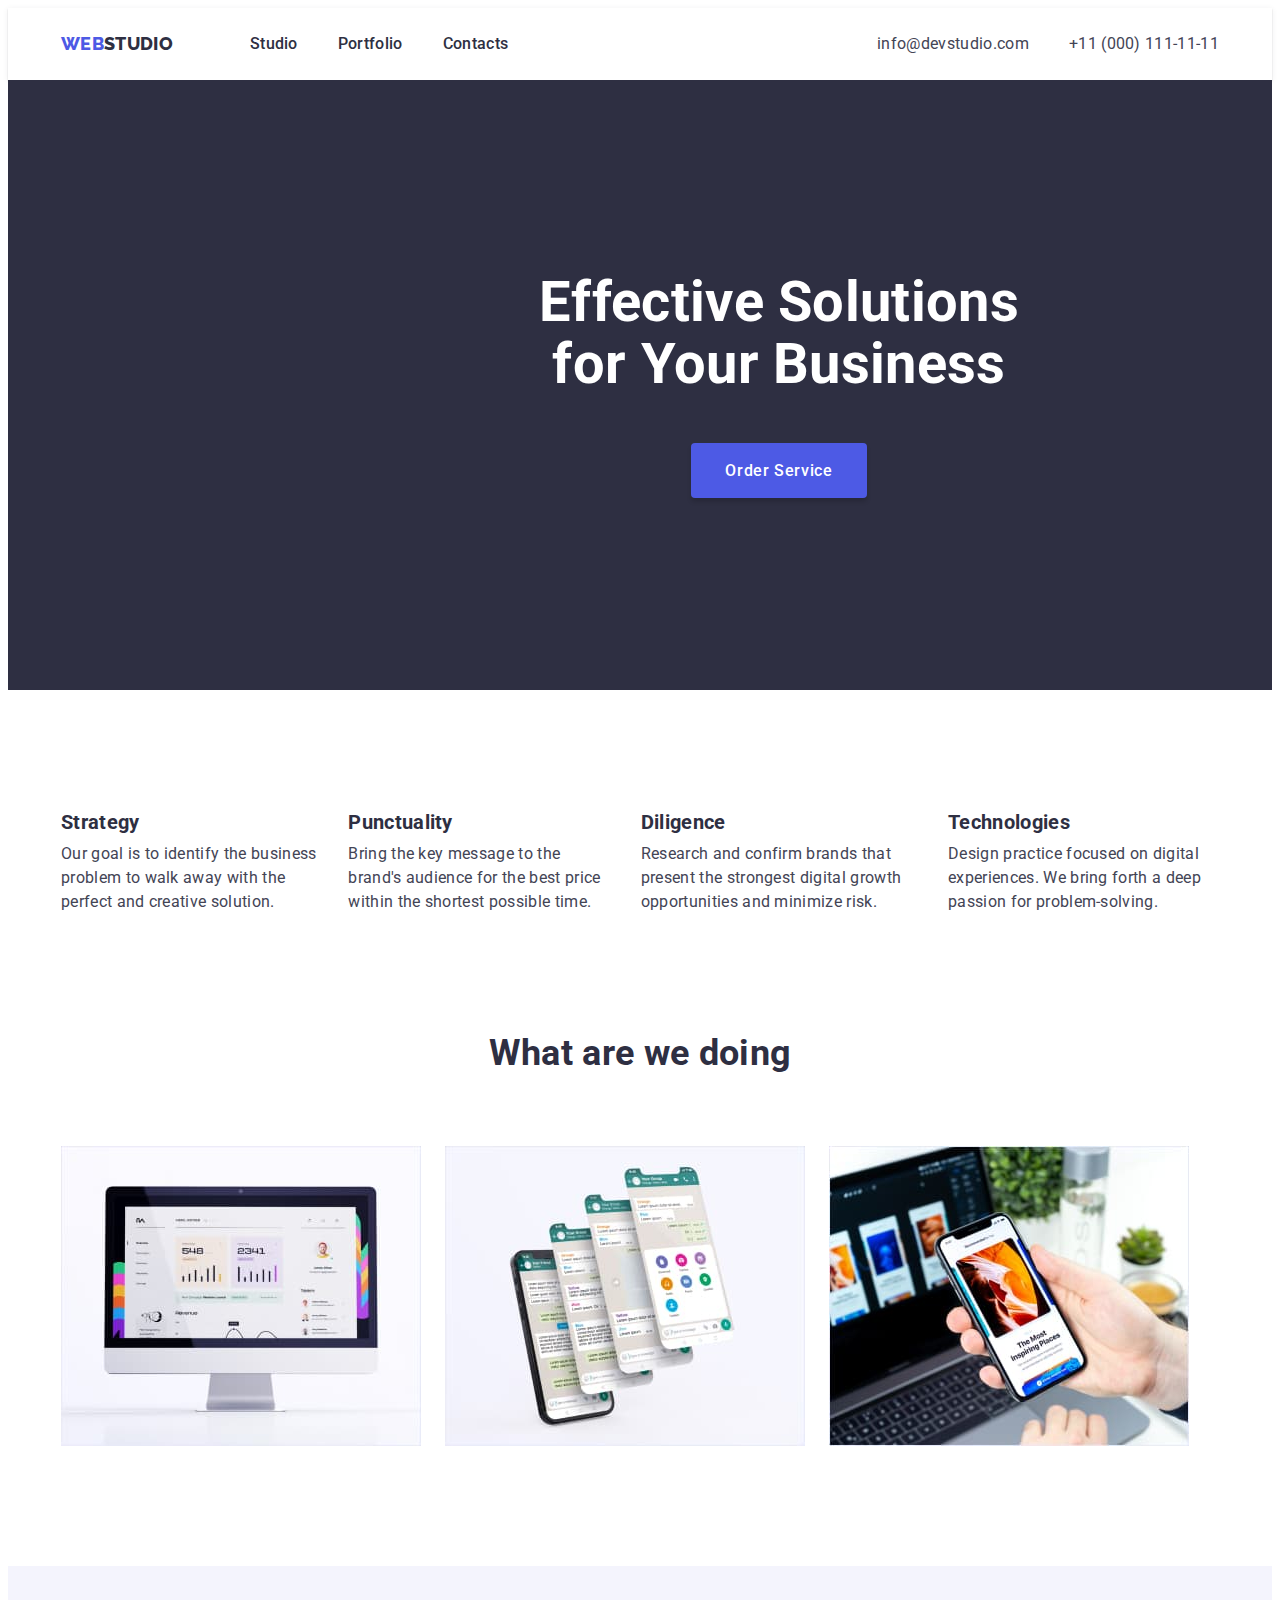
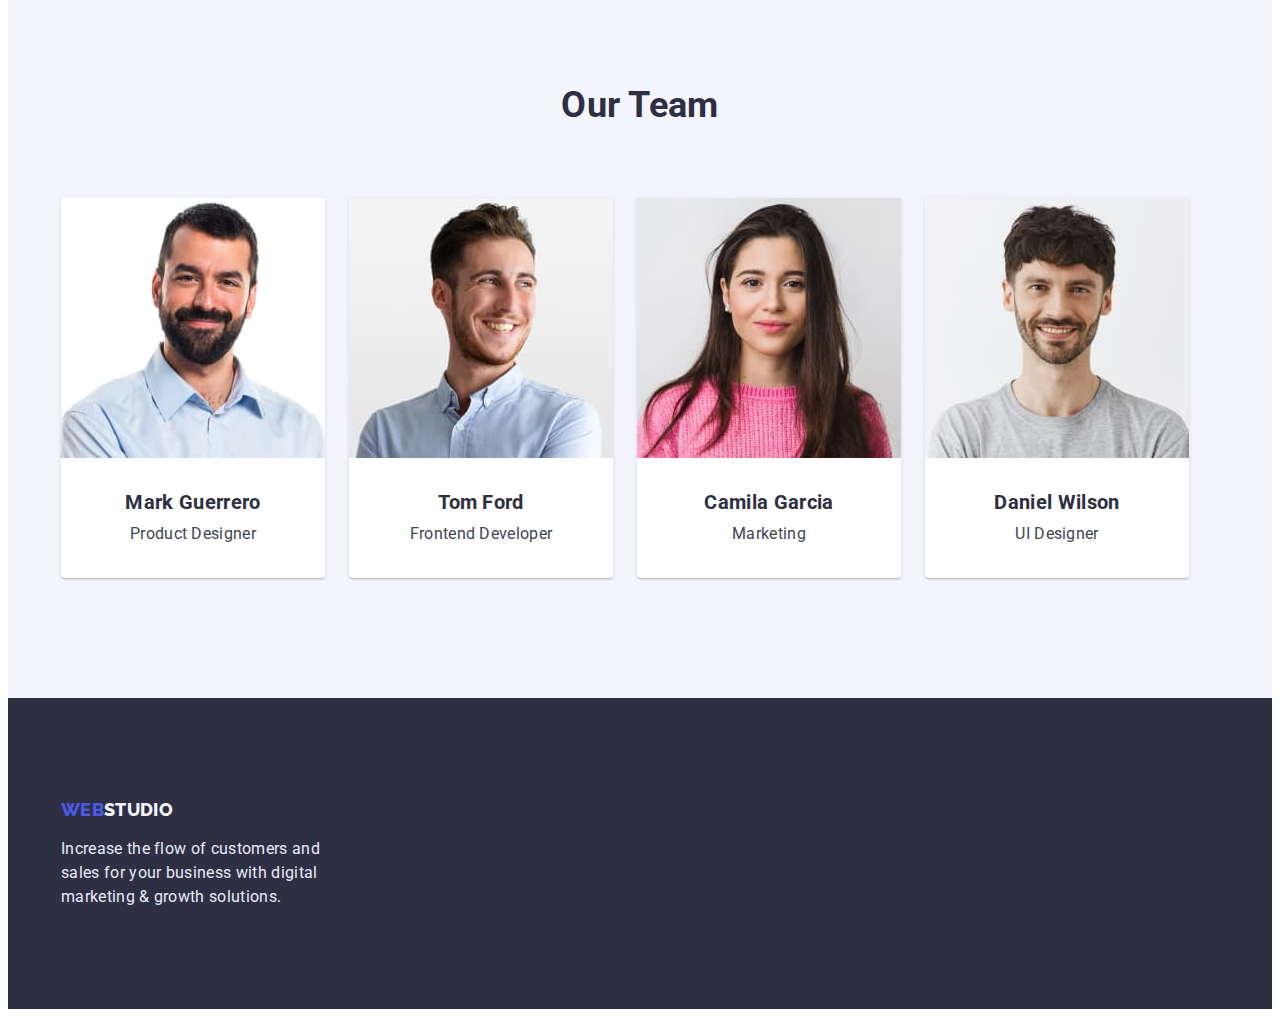
<file: index.html>
<!DOCTYPE html>
<html lang="en">
<head>
    <meta charset="UTF-8">
    <meta http-equiv="X-UA-Compatible" content="IE=edge">
    <meta name="viewport" content="width=device-width, initial-scale=1.0">
    <title>WebStudio</title>
    <link rel="preconnect" href="https://fonts.googleapis.com">
    <link rel="preconnect" href="https://fonts.gstatic.com" crossorigin>
    <link href="https://fonts.googleapis.com/css2?family=Raleway:wght@800&family=Roboto:wght@400;500;700;900&display=swap" rel="stylesheet">
    <link rel="stylesheet" href="https://cdnjs.cloudflare.com/ajax/libs/modern-normalize/1.1.0/modern-normalize.min.css" 
        integrity="sha512-wpPYUAdjBVSE4KJnH1VR1HeZfpl1ub8YT/NKx4PuQ5NmX2tKuGu6U/JRp5y+Y8XG2tV+wKQpNHVUX03MfMFn9Q==" crossorigin="anonymous" referrerpolicy="no-referrer" />
    <link rel="stylesheet" href="./css/styles.css">
</head>
<body>
    <header>
        <div class="container nav-heder">
            <a class="logo link" href="/">  <span class="logo-web">WEB</span>STUDIO  </a>
            <nav class="nav-div">
                <ul class="navigation list">            
                    <li>  <a href="/" class="nav-link link"> Studio   </a>       </li>
                    <li>  <a href="./portfolio.html" class="nav-link link"> Portfolio </a>      </li>
                    <li>  <a href="" class="nav-link link"> Contacts  </a>      </li>
                </ul>
            </nav>
            <div class="auth-div">
                <ul class="auth-nav list">
                    <li><a class="auth-list link" href="mailto:info@devstudio.com">info@devstudio.com</a></li>
                    <li><a class="auth-list link" href="tel:+11(000)111-11-11">+11 (000) 111-11-11</a></li>
                </ul> 
            </div> 
        </div>             
    </header>
    <main>
        
        <section class="section-hero">
            <div class="container cont-hero">  
                <h1 class="hero-title">Effective Solutions for Your Business</h1>
                <button  class="sec-hero-button" type="button">Order Service</button>                    
            </div> 
        </section>
        
        <section class="section-workmeth section">
            <div class="container">
                <h2 class="visually-hidden">Our work methods</h2>
                <ul class="sec-workmeth-ul list">
                    <li>
                        <h3 class="section-title-h3">Strategy</h3>
                        <p class="text">Our goal is to identify the business
                        problem to walk away with the perfect and creative solution. </p>
                    </li>
                    <li>
                        <h3 class="section-title-h3">Punctuality</h3>
                        <p class="text">Bring the key message to the brand's audience for the best price within the shortest possible time.</p>
                    </li>
                    <li>
                        <h3 class="section-title-h3">Diligence</h3>
                        <p class="text">Research and confirm brands that present the strongest digital growth opportunities and minimize risk.</p>
                    </li>
                    <li>
                        <h3 class="section-title-h3">Technologies</h3>
                        <p class="text">Design practice focused on digital experiences. We bring forth a deep passion for problem-solving. </p>
                    </li>
                </ul>
            </div>
        </section>

        <section class="section-doing section">
            <div class="container text-center">
                <h2 class="section-title">What are we doing</h2>
                <ul class="list doing-list">
                    <li> <img src="./images/monitor.jpg" alt="foto computer monitor" width="360" height="300">  </li>
                    <li> <img src="./images/mobileapp.jpg" alt="foto mobile app" width="360" height="300">      </li>
                    <li> <img src="./images/notebook.jpg" alt="foto mobile phones" width="360" height="300">    </li>
                </ul>
            </div>
        </section>

        <section class="section-ourteam section">
            <div class="container text-center">
                <h2 class="section-title">Our Team</h2>
                <ul class="sec-ourteam-li list">
                    <li class="sec-ourteam">
                        <img src="./images/productdes1.jpg" alt="foto product designer" width="264" height="260">
                        <div class="ourtime-item">
                            <h3 class="section-title-h3">Mark Guerrero</h3>
                            <p class="text"> Product Designer</p> 
                        </div>            
                    </li>
                    <li class="sec-ourteam">
                        <img src="./images/frontenddevelopt1.jpg" alt="foto Frontend Developer" width="264" height="260">
                        <div class="ourtime-item">
                            <h3 class="section-title-h3">Tom Ford</h3>
                            <p class="text">Frontend Developer</p>     
                        </div> 
                                     
                    </li>
                    <li class="sec-ourteam">
                        <img src="./images/marketing1.jpg" alt="foto girl of Marketing" width="264" height="260">
                        <div class="ourtime-item">
                            <h3 class="section-title-h3">Camila Garcia</h3>
                            <p class="text">Marketing</p>  
                        </div> 
                                              
                    </li>
                    <li class="sec-ourteam">
                        <img src="./images/uidesiner1.jpg" alt="foto UI Designer" width="264" height="260">                        
                        <div class="ourtime-item">
                            <h3 class="section-title-h3">Daniel Wilson</h3>
                            <p class="text">UI Designer</p>     
                        </div> 
                                           
                    </li>
                </ul>
            </div>
        </section>    
                  
    </main>
    <footer class="cont-footer">
        <div class="container">
            <a class="logo-footer" href="/" >  <span class="logo-web">WEB</span>STUDIO  </a>
            <p class="footer-text">Increase the flow of customers and sales for your business with digital marketing & growth solutions.</p>
        </div>
    </footer>
</body>
</html>
</file>
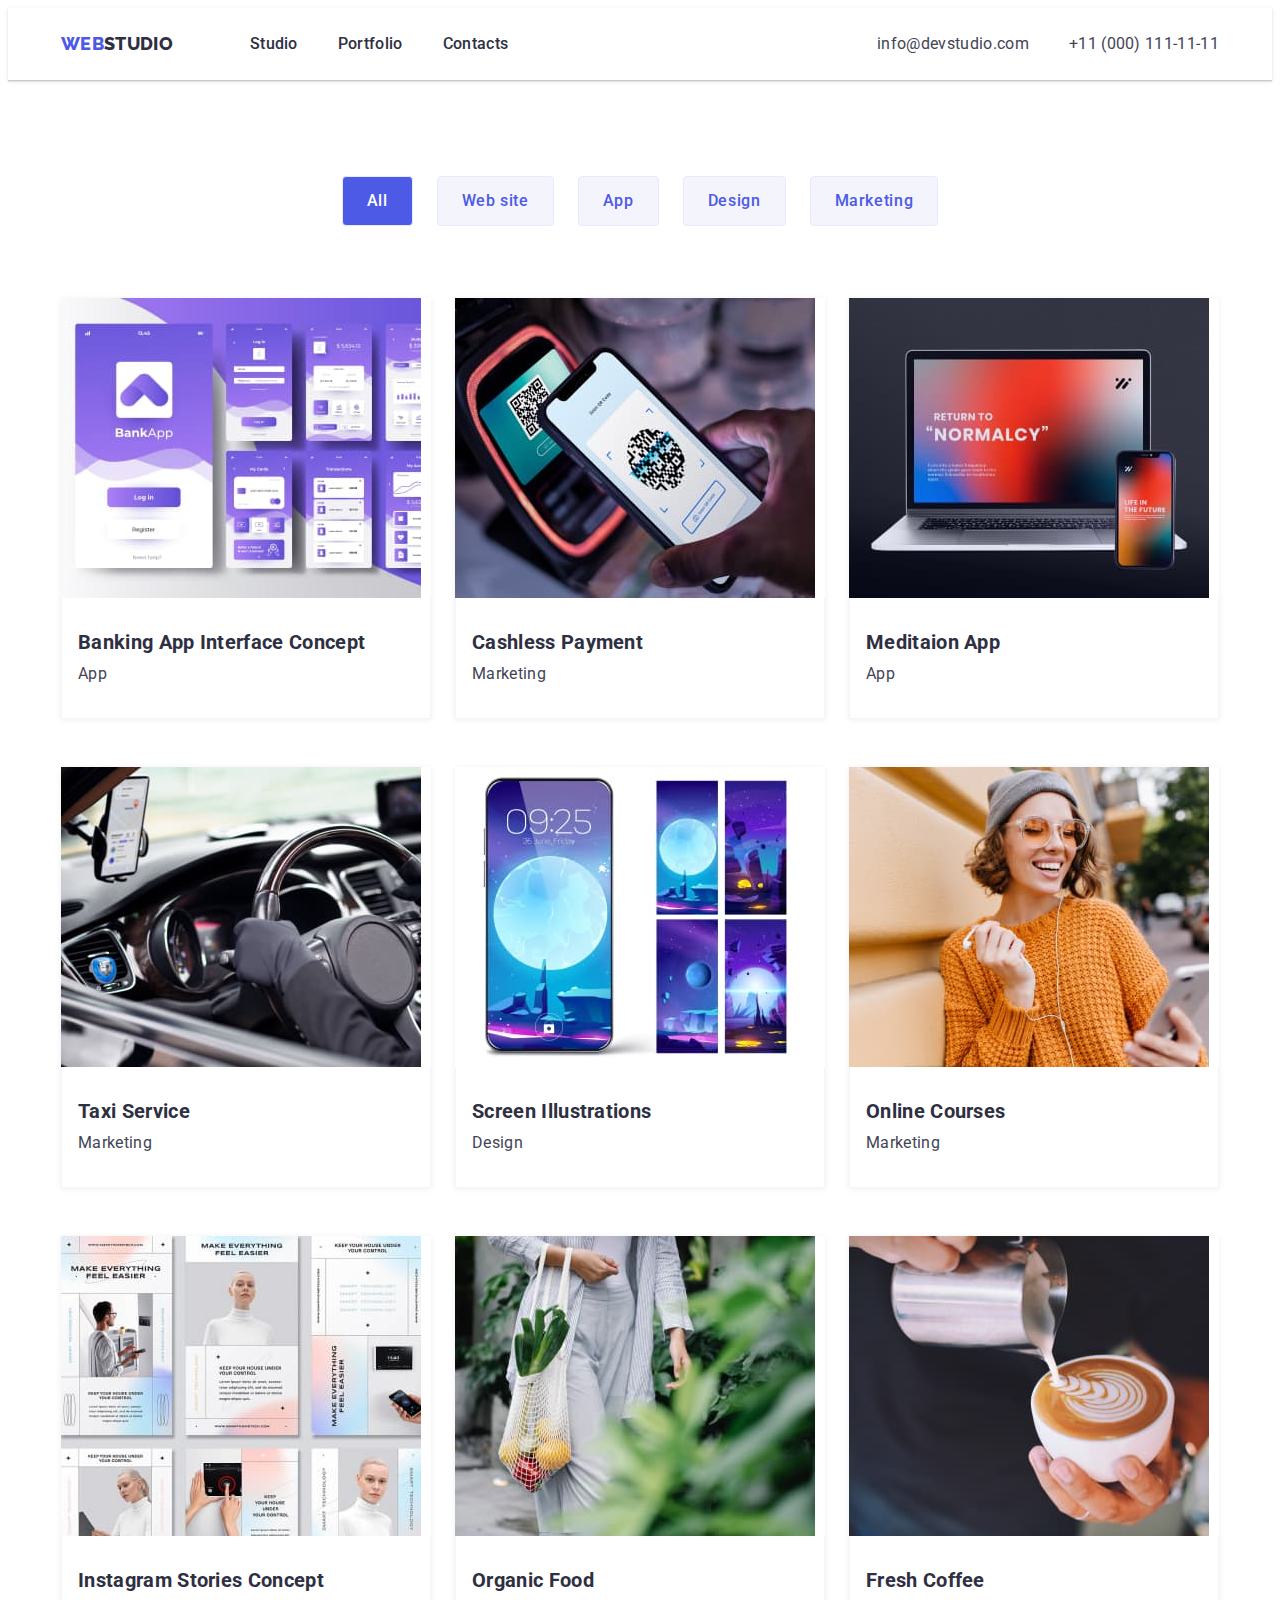
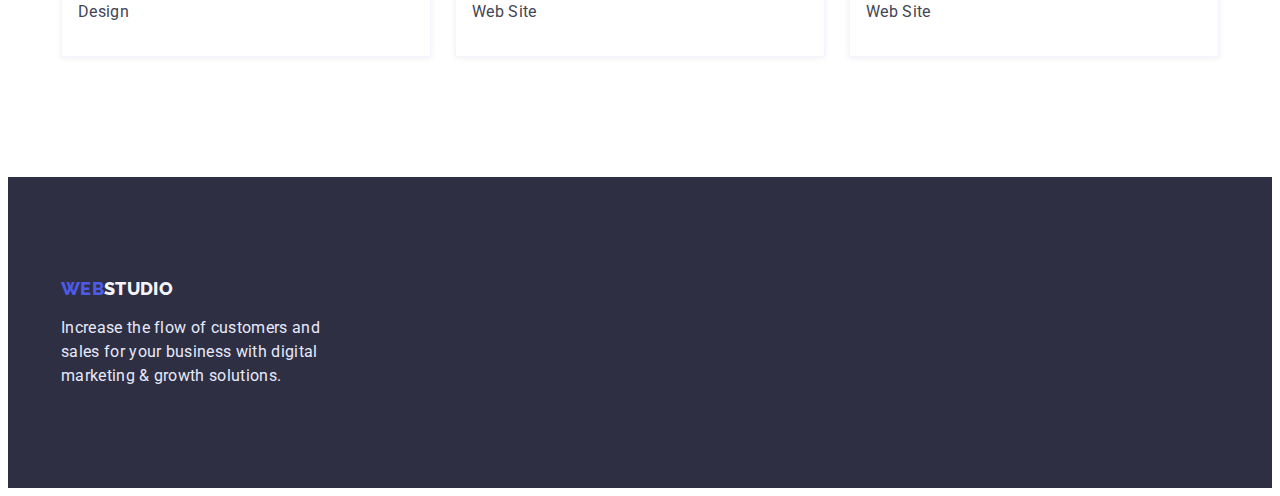
<file: portfolio.html>
<!DOCTYPE html>
<html lang="en">
<head>
    <meta charset="UTF-8">
    <meta http-equiv="X-UA-Compatible" content="IE=edge">
    <meta name="viewport" content="width=device-width, initial-scale=1.0">
    <title>WebStudio_portfolio</title>
    <link rel="preconnect" href="https://fonts.googleapis.com">
    <link rel="preconnect" href="https://fonts.gstatic.com" crossorigin>
    <link href="https://fonts.googleapis.com/css2?family=Raleway:wght@800&family=Roboto:wght@400;500;700;900&display=swap" rel="stylesheet">
    <link rel="stylesheet" href="https://cdnjs.cloudflare.com/ajax/libs/modern-normalize/1.1.0/modern-normalize.min.css" integrity="sha512-wpPYUAdjBVSE4KJnH1VR1HeZfpl1ub8YT/NKx4PuQ5NmX2tKuGu6U/JRp5y+Y8XG2tV+wKQpNHVUX03MfMFn9Q==" crossorigin="anonymous" referrerpolicy="no-referrer" />
    <link rel="stylesheet" href="./css/styles.css">
</head>
<body>
    <header>
        <div class="container nav-heder">
            <a class="logo" href="./index.html">  <span class="logo-web">WEB</span>STUDIO  </a>
            <nav class="nav-div">
                <ul class="navigation list">            
                    <li>  <a href="./index.html" class="nav-link link"> Studio   </a>       </li>
                    <li>  <a href="./portfolio.html" class="nav-link link"> Portfolio </a>      </li>
                    <li>  <a href="" class="nav-link link"> Contacts  </a>      </li>
                </ul>
            </nav>
            <div class="auth-div">
                <ul class="auth-nav list">
                    <li><a class="auth-list link" href="mailto:info@devstudio.com">info@devstudio.com</a></li>
                    <li><a class="auth-list link" href="tel:+11(000)111-11-11">+11 (000) 111-11-11</a></li>
                </ul> 
            </div> 
        </div>             
    </header>
    <main class="portfolio">
        <section class="portfolio-section">
            <Div class="container">
                <h1 class="visually-hidden">Portfolio</h1>
                <ul class="filtr list">
                    <li><button class="filtr-button all active " type="button">All</button></li>
                    <li><button class="filtr-button web " type="button">Web site</button></li>
                    <li><button class="filtr-button app " type="button">App</button></li>
                    <li><button class="filtr-button design " type="button">Design</button></li>
                    <li><button class="filtr-button Marketing " type="button">Marketing</button></li>
                </ul>    
                
                <ul class="portfolio-works list">
                    <li class="portfolio-progect-card">
                        <a href="" class="portf-link">                        
                            <img class="portfolio-img" src="./images/banking_app.jpg" alt="foto_banking_app">
                            <div class="portf-item">
                                <h2 class="section-title-h3">Banking App Interface Concept</h2>
                                <p class="text">App</p>
                            </div>
                            
                        </a>
                    </li>
                    <li class="portfolio-progect-card">
                        <a href="" class="portf-link">
                            <img class="portfolio-img" src="./images/cashless_pay.jpg" alt="foto_cashless_payment" width="360" height="300">
                            <div class="portf-item">
                                <h2 class="section-title-h3">Cashless Payment</h2>
                                <p class="text">Marketing</p>
                                <p class="portfolio-text text visually-hidden">14 Stylish and User-Friendly App Design Concepts · Task Manager App · Calorie Tracker App · Exotic Fruit Ecommerce App · Cloud Storage App</p>  
                            </div>
                            
                        </a>
                    </li>
                    <li class="portfolio-progect-card">
                        <a href="" class="portf-link">
                            <img class="portfolio-img" src="./images/meditation_app.jpg" alt="foto_Meditaion App" width="360" height="300">
                            <div class="portf-item">
                                <h2 class="section-title-h3">Meditaion App</h2>
                                <p class="text">App</p>
                            </div>
                            
                        </a>
                    </li>
                    <li class="portfolio-progect-card">
                        <a href="" class="portf-link">
                            <img src="./images/taxi.jpg" alt="foto_taxi_servise" width="360" height="300">
                            <div class="portf-item">
                                <h2 class="section-title-h3">Taxi Service</h2>
                                <p class="text">Marketing</p>
                            </div>
                            
                        </a>
                    </li>
                    <li class="portfolio-progect-card">
                        <a href="" class="portf-link">
                            <img src="./images/screen_ilustration.jpg" alt="foto_screen_ilustrations" width="360" height="300">
                            <div class="portf-item">
                                <h2 class="section-title-h3">Screen Illustrations</h2>
                                <p class="text">Design</p>
                            </div>
                            
                        </a>
                    </li>
                    <li class="portfolio-progect-card">
                        <a href="" class="portf-link">
                            <img src="./images/online_courses.jpg" alt="foto_online_courses" width="360" height="300">
                            <div class="portf-item">
                                <h2 class="section-title-h3">Online Courses</h2>
                                <p class="text">Marketing</p>
                            </div>
                            
                        </a>
                    </li>
                    <li class="portfolio-progect-card">
                        <a href="" class="portf-link">
                            <img src="./images/insta_stories.jpg" alt="foto_insta_stories" width="360" height="300">
                            <div class="portf-item">
                                <h2 class="section-title-h3">Instagram Stories Concept</h2>
                                <p class="text">Design</p>
                            </div>
                            
                        </a>
                    </li>
                    <li class="portfolio-progect-card">
                        <a href="" class="portf-link">
                            <img src="./images/organic_food.jpg" alt="foto_organic_food" width="360" height="300">
                            <div class="portf-item">
                                <h2 class="section-title-h3">Organic Food</h2>
                                <p class="text">Web Site</p>
                            </div>
                            
                        </a>
                    </li>
                    <li class="portfolio-progect-card">
                        <a href="" class="portf-link">
                            <img src="./images/fresh_coffe.jpg" alt="foto_fresh_coffe" width="360" height="300">
                            <div class="portf-item">
                                <h2 class="section-title-h3">Fresh Coffee</h2>
                                <p class="text">Web Site</p>
                            </div>
                            
                        </a>
                    </li>
                    
                </ul>
            </Div>

        </section>

    </main>
    <footer>
        <div class="container cont-footer">
            <a class="logo-footer" href="./index.html" >  <span class="logo-web">WEB</span>STUDIO  </a>
            <p class="footer-text">Increase the flow of customers and sales for your business with digital marketing & growth solutions.</p>
        </div>
    </footer>
</body>
</html>
</file>
<file: css/styles.css>
/* колір WEB, Focused, Active states Links; background кнопки #4D5AE5  */
:root { --brand-color: #4D5AE5;
    --background: #2E2F42; 
    --zagolovok: #2E2F42;
        /* колір тексту    */
    --text: #434455;
    --studio: #F4F4FD;
        /*  текст підвал                  #E7E9FC  */ 
    --accent: #E7E9FC;

    --margin-left: 24px;
    --margim-top-botton-h3p: 32px;
    --margin-top-p: 8px;
}


body {   background-color: #FFFFFF; color: var(--text);   
    font-family: 'Roboto', sans-serif; font-style: normal; letter-spacing: 0.02em;}
.list { list-style: none;
}
h1, h2, h3, h4, p, ul, li { margin: 0px; 
    padding: 0;
}

/* кнопки, зсилки */
.logo-footer, .logo {text-decoration-line:none}
.link {text-decoration-line:none; font-family: inherit;
    display: block;
}
.link:hover {color: var(--brand-color); text-decoration-line: none; background-color: #FFFFFF}
.link:focus { color: var(--brand-color); background-color: #FFFFFF}

.container {    width: 1158px; 
    margin-left:  auto; 
    margin-right: auto;
    padding-left: 15px;
    padding-right: 15px;
    
}
.section { padding-top: 120px;
padding-bottom: 120px;
}
img {
    display: block;
    max-width: 100%;
    height: auto;
}

/*#12 Хедер */
.logo-web {color: var(--brand-color);}
.logo  {color: var(--zagolovok);
    font-family: 'Raleway', sans-serif; 
    font-weight: 800;
    font-size: 18px;
    line-height: 1.3;

}

.nav-div{ margin-left: 77px;}
.nav-link {color: var(--zagolovok); 
    font-weight: 500;
    font-size: 16px;
    line-height: 1.5;
    padding-top: 24px;
    padding-bottom: 24px;
}
.auth-div{ margin-left: auto;}
.auth-nav {
    font-size: 16px;
    line-height: 1.5;
    letter-spacing: 0.02em;

    display: flex;
    
}
.auth-nav  > li + li  {margin-left: 40px;
}

.auth-list { color: var(--text);
    padding-top: 24px;
    padding-bottom: 24px;
}
.navigation { display: flex;
}

.navigation > li:not(:first-child) { margin-left: 40px;
}

.nav-heder { display: flex; 
    align-items: center;
} 
header {box-shadow: 0px 2px 1px rgba(46, 47, 66, 0.08), 
    0px 1px 1px rgba(46, 47, 66, 0.16), 
    0px 1px 6px rgba(46, 47, 66, 0.08);
}


/* section-hero */

.section-hero {background-color: var(--background);}
.hero-title {color: #FFFFFF;
    font-weight: 700;
    font-size: 56px;
    line-height: 1.1;
    width: 492px;    
    margin-left: auto;
    margin-right: auto;
    
}
.sec-hero-button {background-color: var(--brand-color); color: #FFFFFF; cursor: pointer;
    font-family: inherit;
    font-style: normal;
    font-weight: 500;
    font-size: 16px;
    line-height: 1.2;
    letter-spacing: 0.04em;

    padding: 16px 32px;
    margin-top: 48px;
    
    border-color: transparent;
    box-shadow: 0px 4px 4px rgba(0, 0, 0, 0.15);
    border-radius: 4px;}
.sec-hero-button:hover { box-shadow: 0px 1px 6px rgba(46, 47, 66, 0.08), 0px 1px 1px rgba(46, 47, 66, 0.16), 0px 2px 1px rgba(46, 47, 66, 0.08);
    border-radius: 4px;}
.sec-hero-button:focus { background-color: #4D5AE5;
    box-shadow: 0px 4px 4px rgba(0, 0, 0, 0.15);
    border-radius: 4px;
}

.cont-hero{padding: 192px;
    
    text-align: center;
} 

/* section-workmeth */

.visually-hidden {position: absolute;
    white-space: nowrap;
    width: 1px;
    height: 1px;
    overflow: hidden;
    border: 0;
    padding: 0;
    clip: rect(0 0 0 0);
    clip-path: inset(50%);
    margin: -1px;
}    
.section-title {color: var(--zagolovok);
    font-weight: 700;
    font-size: 36px;
    line-height: 1.1;

    margin-left: auto;
    margin-right: auto;
}
.section-title-h3 {color:  var(--zagolovok);
    font-weight: 700;
    font-size: 20px;
    line-height: 1.2;
  
}
.text {font-size: 16px;
    line-height: 1.5;

    margin-top: var(--margin-top-p);
}
.sec-workmeth-ul { display: flex;
    flex-basis: calc((100%-3*var(--margine-left))/4);
}
.sec-workmeth-ul > li {flex-basis: calc((100%-3*var(--margine-left))/4);}
.sec-workmeth-ul > li:not(:first-child) { margin-left: var(--margin-left)}


.sec-workmeth-ul .section-title-h3 { margin-top: 0px;}
.sec-workmeth-ul .text {margin-bottom: 0px;}

.section-workmeth.section {padding-bottom: 0px;}

/* section-doing */
.doing-list{ display: flex;}
.doing-list > li {margin-left: var(--margin-left);}
.doing-list > li:first-child { margin-left: 0px;}

.text-center { text-align: center;
}
.section-title{margin-bottom: 72px;    }

/* section-ourteam */
.section-ourteam {background: var(--studio);
}

.sec-ourteam {background-color: #FFFFFF; 
    width: 264px;
    box-shadow: 0px 1px 6px rgba(46, 47, 66, 0.08), 0px 1px 1px rgba(46, 47, 66, 0.16), 
    0px 2px 1px rgba(46, 47, 66, 0.08);
    border-radius: 0px 0px 4px 4px;
}

.sec-ourteam-li {display: flex;
    text-align: center;}
.sec-ourteam-li > li { margin-left: var(--margin-left);}
.sec-ourteam-li > li:first-child {margin-left: 0px;}

.ourtime-item { padding-top: 32px;
    padding-bottom: 32px;
}

/* footer*/
footer {
    background-color: var(--background);}
.footer-text{color: var(--accent);
    font-size: 16px;
    line-height: 1.5;

    width: 264px; 
    margin-top: 16px;   }
.logo-footer{color: var(--studio); 
    font-family: 'Raleway', sans-serif; 
    font-weight: 800;
    font-size: 18px;
    line-height: 1.3;
}
.cont-footer { padding: 100px 0px;}

/* ___________________________________portfolio main____________________________*/
.portfolio-section {
    padding-top: 96px;
    padding-bottom: 120px;
}

.filtr {
    font-weight: 600;
    font-size: 16px;
    line-height: 1.5;

    display: flex;
    justify-content: center;
    gap: 24px;
}

.filtr-button {background-color: var(--studio); color: var(--brand-color); 
    border: 1px solid #E7E9FC; border-radius: 4px;
    text-decoration-line:none;
    
    cursor: pointer;
    font-family: inherit;
    font-style: normal;
    font-weight: 500;
    font-size: 16px;
    line-height: 1.5;
    letter-spacing: 0.04em;
    
    padding: 12px 24px;
}

.filtr-button:hover { background-color: #4D5AE5; color: #FFFFFF;
    box-shadow: 0px 1px 6px rgba(46, 47, 66, 0.08), 0px 1px 1px rgba(46, 47, 66, 0.16), 0px 2px 1px rgba(46, 47, 66, 0.08);
    border-radius: 4px;
    border-color: transparent;}
.filtr-button:focus {background-color: #4D5AE5; color: #FFFFFF;
    box-shadow: 0px 4px 4px rgba(0, 0, 0, 0.15);
    border-radius: 4px;
    border-color: transparent;}
.filtr-button.active {background-color: #4D5AE5; color: #FFFFFF;}


/* progect-card */

.portfolio-progect-card {box-sizing: border-box; 
    
    box-shadow: 0px 1px 6px rgba(46, 47, 66, 0.08);
              
}

.portf-link {text-decoration-line:none;
    display: block;
    color: var(--text);
}

.portfolio-text {color: var(--studio); 
   
}
.portfolio-works {
    display: flex;
    flex-wrap: wrap;
    margin-top: 72px;   
    
    column-gap: var(--margin-left);
    row-gap: calc(2 * var(--margin-left));
}

.portfolio-works li { flex-basis: calc((100% - 2*var(--margin-left))/3);}

.portfolio-img {max-width: 100%;
display: block;}
.portf-item {padding-top: var(--margim-top-botton-h3p);
    padding-bottom: var(--margim-top-botton-h3p);
    padding-left: 16px;
    border: 0.5px solid #F4F4FD;
    border-top: none;
}
</file>
